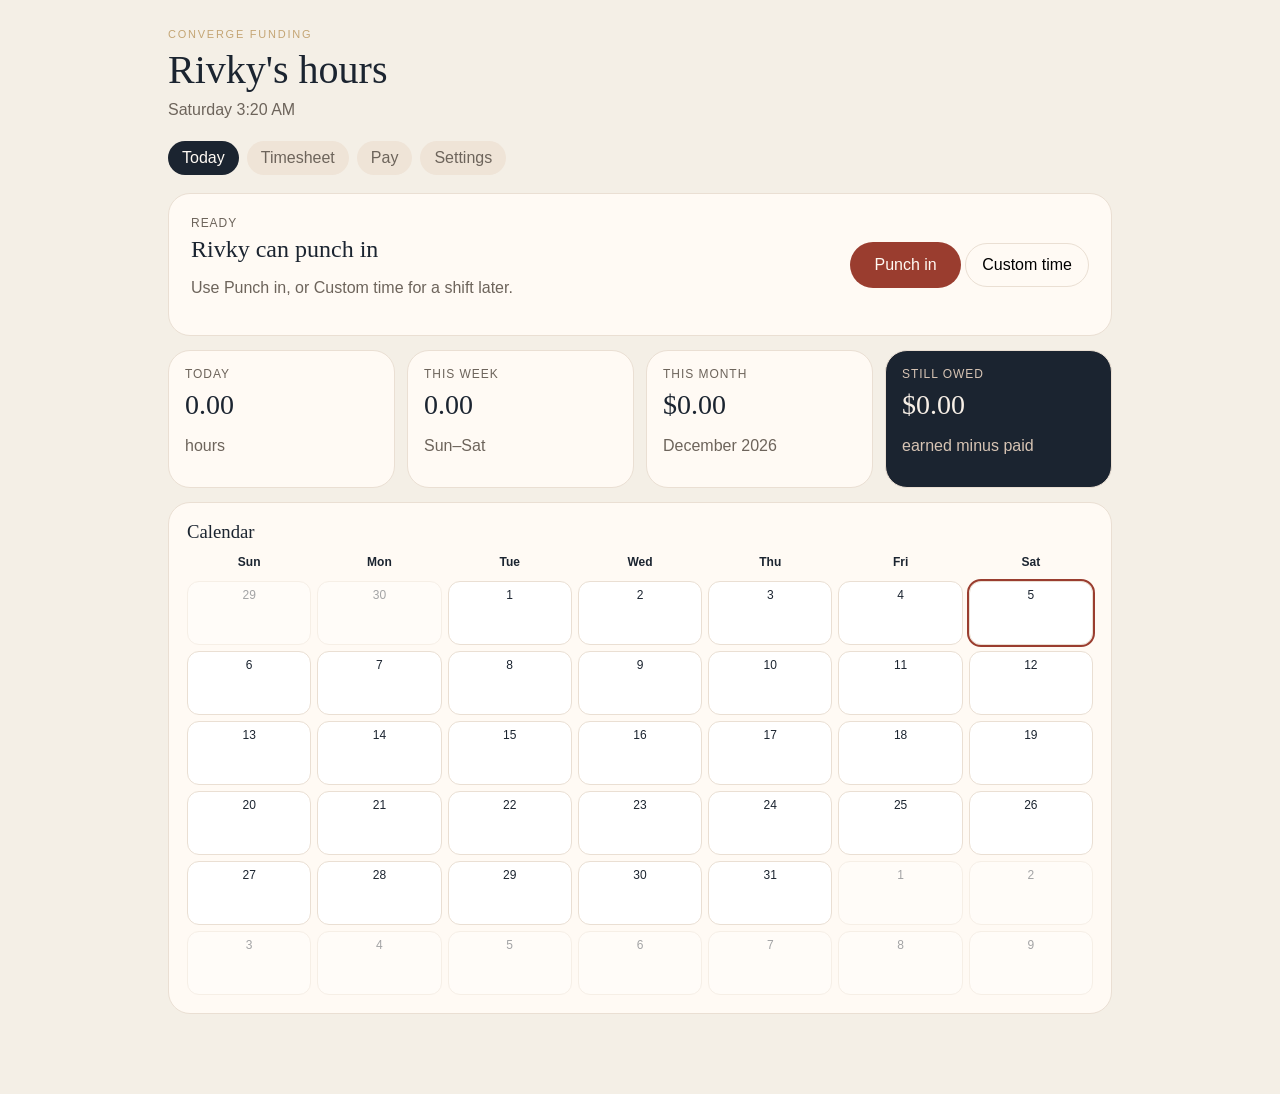
<file: index.html>
<!DOCTYPE html>
<html lang="en">
<head>
  <meta charset="UTF-8" />
  <meta name="viewport" content="width=device-width, initial-scale=1" />
  <title>Rivky — Converge Funding</title>
  <style>
    :root {
      --ink: #1b2430;
      --muted: #6d645b;
      --paper: #f4efe6;
      --card: #fffaf4;
      --line: #eadfd3;
      --rose: #9a3d2f;
      --ok: #3f6b4e;
      --gold: #c4a574;
      --serif: "Iowan Old Style", Palatino, "Times New Roman", serif;
      --sans: "Avenir Next", "Segoe UI", sans-serif;
    }
    * { box-sizing: border-box; }
    body { margin: 0; background: #f4efe6; color: var(--ink); font-family: var(--sans); }
    .shell { max-width: 980px; margin: 0 auto; padding: 28px 18px 80px; }
    .eyebrow { letter-spacing: .16em; text-transform: uppercase; font-size: 11px; color: var(--gold); margin: 0 0 6px; }
    h1 { font-family: var(--serif); font-weight: 500; font-size: 40px; margin: 0; }
    .sub { color: var(--muted); margin: 8px 0 22px; }
    .tabs { display: flex; gap: 8px; flex-wrap: wrap; margin-bottom: 18px; }
    .tab, button, .ghost { font: inherit; cursor: pointer; }
    .tab { border: 0; background: #efe4d7; color: var(--muted); padding: 8px 14px; border-radius: 999px; }
    .tab.on { background: var(--ink); color: #fffaf4; }
    .panel { display: none; }
    .panel.on { display: block; }
    .hero, .card, .box, .table-wrap { background: var(--card); border: 1px solid var(--line); border-radius: 22px; }
    .hero { padding: 22px; display: flex; justify-content: space-between; gap: 16px; flex-wrap: wrap; align-items: center; margin-bottom: 14px; }
    .hero h2 { font-family: var(--serif); font-weight: 500; margin: 6px 0; }
    .muted, .hint, .tiny, .label { color: var(--muted); }
    .punch { background: var(--rose); color: #fffaf4; border: 0; border-radius: 999px; padding: 14px 24px; }
    .punch.out { background: var(--ok); }
    .ghost { background: transparent; border: 1px solid var(--line); border-radius: 999px; padding: 12px 16px; }
    .cards { display: grid; grid-template-columns: repeat(4, 1fr); gap: 12px; margin: 14px 0; }
    .card { padding: 16px; }
    .card.accent { background: var(--ink); color: #f7efe6; }
    .card.accent .label, .card.accent .hint { color: #d7c4b4; }
    .label { margin: 0; font-size: 12px; letter-spacing: .08em; text-transform: uppercase; }
    .num { font-family: var(--serif); font-size: 28px; margin: 8px 0 4px; }
    table { width: 100%; border-collapse: collapse; }
    th, td { text-align: left; padding: 10px 12px; border-bottom: 1px solid var(--line); font-size: 14px; }
    .split { display: grid; grid-template-columns: 1fr 1fr; gap: 14px; }
    .box { padding: 18px; }
    label { display: flex; flex-direction: column; gap: 6px; font-size: 13px; color: var(--muted); margin-bottom: 10px; }
    input, select { font: inherit; border: 1px solid var(--line); border-radius: 12px; padding: 10px 12px; }
    .box button[type="submit"] { border: 0; background: var(--ink); color: #fffaf4; border-radius: 999px; padding: 10px 16px; }
    .list { list-style: none; padding: 0; }
    .list li { display: flex; justify-content: space-between; gap: 8px; padding: 8px 0; border-top: 1px solid var(--line); }
    .linkish { background: none; border: 0; color: var(--rose); cursor: pointer; font: inherit; }
    .cal { display: grid; grid-template-columns: repeat(7, 1fr); gap: 6px; margin-top: 12px; }
    .cal b, .day { text-align: center; font-size: 12px; }
    .day { border: 1px solid var(--line); border-radius: 12px; min-height: 64px; padding: 6px; background: #fff; }
    .day.off { opacity: .4; }
    .day.on { outline: 2px solid var(--rose); }
    #toast { position: fixed; bottom: 18px; left: 50%; transform: translateX(-50%); background: var(--ink); color: #fff; padding: 10px 16px; border-radius: 999px; }
    @media (max-width: 800px) { .cards, .split { grid-template-columns: 1fr 1fr; } h1 { font-size: 32px; } }
    @media (max-width: 560px) { .cards, .split { grid-template-columns: 1fr; } }
  </style>
</head>
<body>
  <div class="shell">
    <p class="eyebrow">Converge Funding</p>
    <h1 id="greeting">Rivky's hours</h1>
    <p class="sub" id="clockline">Punch in, hours, pay, bonuses, still owed.</p>
    <div class="tabs">
      <button class="tab on" data-tab="home">Today</button>
      <button class="tab" data-tab="log">Timesheet</button>
      <button class="tab" data-tab="money">Pay</button>
      <button class="tab" data-tab="settings">Settings</button>
    </div>
    <section id="panel-home" class="panel on">
      <div class="hero">
        <div>
          <p class="label" id="statusKicker">Ready</p>
          <h2 id="statusTitle">Punch in when she starts</h2>
          <p class="muted" id="statusDetail">Use Punch in, or Custom time for a shift later.</p>
        </div>
        <div>
          <button id="punchBtn" class="punch">Punch in</button>
          <button id="customBtn" class="ghost">Custom time</button>
        </div>
      </div>
      <div class="cards">
        <article class="card"><p class="label">Today</p><p class="num" id="todayHours">0.00</p><p class="hint">hours</p></article>
        <article class="card"><p class="label">This week</p><p class="num" id="weekHours">0.00</p><p class="hint" id="weekRange">Sun–Sat</p></article>
        <article class="card"><p class="label">This month</p><p class="num" id="monthPay">$0.00</p><p class="hint" id="monthLabel">earned</p></article>
        <article class="card accent"><p class="label">Still owed</p><p class="num" id="owed">$0.00</p><p class="hint">earned minus paid</p></article>
      </div>
      <div class="box">
        <h3 style="font-family:var(--serif);font-weight:500;margin:0 0 8px">Calendar</h3>
        <div class="cal" id="calHead"></div>
        <div class="cal" id="calDays"></div>
      </div>
    </section>
    <section id="panel-log" class="panel">
      <div class="table-wrap">
        <table>
          <thead><tr><th>In</th><th>Out</th><th>Hours</th><th>Note</th><th></th></tr></thead>
          <tbody id="shiftRows"></tbody>
        </table>
      </div>
    </section>
    <section id="panel-money" class="panel">
      <div class="cards">
        <article class="card"><p class="label">Week earned</p><p class="num" id="weekEarned">$0.00</p><p class="hint" id="weekPaidHint"></p></article>
        <article class="card"><p class="label">Month earned</p><p class="num" id="monthEarned">$0.00</p><p class="hint" id="monthPaidHint"></p></article>
        <article class="card accent"><p class="label">Owed</p><p class="num" id="owedBig">$0.00</p><p class="hint" id="allHint"></p></article>
      </div>
      <p><button id="takeOutBtn" class="punch">Take out what's owed</button></p>
      <div class="split">
        <form id="bonusForm" class="box">
          <h3>Bonus</h3>
          <label>Amount<input name="amount" type="number" step="0.01" required></label>
          <label>Date<input name="paid_on" type="date"></label>
          <label>Note<input name="note"></label>
          <button type="submit">Add bonus</button>
          <ul id="bonusList" class="list"></ul>
        </form>
        <form id="payForm" class="box">
          <h3>Money taken out</h3>
          <label>Amount<input name="amount" type="number" step="0.01" required></label>
          <label>Date<input name="paid_on" type="date"></label>
          <label>Note<input name="note"></label>
          <button type="submit">Record</button>
          <ul id="payList" class="list"></ul>
        </form>
      </div>
    </section>
    <section id="panel-settings" class="panel">
      <form id="settingsForm" class="box">
        <h3>Her setup</h3>
        <label>Name<input name="her_name"></label>
        <label>Hourly rate<input name="hourly_rate" type="number" step="0.01"></label>
        <label>Currency<input name="currency" maxlength="4"></label>
        <label>Overtime after<input name="overtime_after" type="number" step="0.5"></label>
        <label>Overtime multiplier<input name="overtime_multiplier" type="number" step="0.1"></label>
        <label>Week starts
          <select name="week_starts">
            <option value="0">Monday</option>
            <option value="6">Sunday</option>
          </select>
        </label>
        <button type="submit">Save settings</button>
      </form>
    </section>
  </div>
  <dialog id="customDialog">
    <form id="customForm">
      <h3>Custom punch</h3>
      <label>Date<input name="date" type="date" required></label>
      <label>Clock in<input name="clock_in" type="time" required></label>
      <label>Clock out<input name="clock_out" type="time"></label>
      <label>Note<input name="note"></label>
      <button type="submit" class="punch">Save shift</button>
      <button type="button" id="cancelCustom" class="ghost">Cancel</button>
    </form>
  </dialog>
  <p id="toast" hidden></p>
  <script>
    const KEY = "rivky-converge-hours-v1";
    const DEFAULTS = {
      settings: { her_name: "Rivky", hourly_rate: "30", currency: "$", overtime_after: "40", overtime_multiplier: "1.5", week_starts: "6" },
      shifts: [], bonuses: [], payments: []
    };
    const $ = (s) => document.querySelector(s);
    let db = load();
    function load() {
      try { return { ...DEFAULTS, ...JSON.parse(localStorage.getItem(KEY) || "{}"), settings: { ...DEFAULTS.settings, ...(JSON.parse(localStorage.getItem(KEY) || "{}").settings || {}) } }; }
      catch { return JSON.parse(JSON.stringify(DEFAULTS)); }
    }
    function save() { localStorage.setItem(KEY, JSON.stringify(db)); }
    function money(n) {
      const cur = db.settings.currency || "$";
      const sign = n < 0 ? "-" : "";
      return sign + cur + Math.abs(Number(n) || 0).toFixed(2);
    }
    function toast(msg) {
      const el = $("#toast"); el.hidden = false; el.textContent = msg;
      setTimeout(() => el.hidden = true, 2500);
    }
    function parseStamp(s) { return new Date(s.replace(" ", "T")); }
    function fmt(d) {
      const p = (n) => String(n).padStart(2, "0");
      return d.getFullYear() + "-" + p(d.getMonth()+1) + "-" + p(d.getDate()) + " " + p(d.getHours()) + ":" + p(d.getMinutes());
    }
    function hoursBetween(a, b) {
      let start = +a, end = +b;
      if (end < start) end += 86400000;
      return Math.max(0, (end - start) / 3600000);
    }
    function weekStart(day) {
      const ws = Number(db.settings.week_starts || 6);
      const d = new Date(day.getFullYear(), day.getMonth(), day.getDate());
      const wd = d.getDay();
      const delta = (ws === 6) ? wd : (wd + 6) % 7;
      d.setDate(d.getDate() - delta);
      return d;
    }
    function hoursIn(start, end, now) {
      let total = 0;
      for (const s of db.shifts) {
        const a = parseStamp(s.clock_in);
        const b = s.clock_out ? parseStamp(s.clock_out) : now;
        const os = Math.max(+a, +start);
        let oe = Math.min(+b < +a ? +b + 86400000 : +b, +end);
        if (oe > os) total += (oe - os) / 3600000;
      }
      return total;
    }
    function payFor(hours) {
      const rate = Number(db.settings.hourly_rate || 0);
      const after = Number(db.settings.overtime_after || 40);
      const mult = Number(db.settings.overtime_multiplier || 1.5);
      const reg = Math.min(hours, after);
      const ot = Math.max(0, hours - after);
      return { hours, ot, earned: reg * rate + ot * rate * mult };
    }
    function sumMoney(rows, start, end) {
      return rows.reduce((n, r) => {
        const t = new Date(r.paid_on + "T12:00:00");
        if (start && t < start) return n;
        if (end && t >= end) return n;
        return n + Number(r.amount || 0);
      }, 0);
    }
    function openShift() { return db.shifts.find(s => !s.clock_out) || null; }
    function summary() {
      const now = new Date();
      const today0 = new Date(now.getFullYear(), now.getMonth(), now.getDate());
      const ws = weekStart(now);
      const we = new Date(ws); we.setDate(we.getDate() + 7);
      const ms = new Date(now.getFullYear(), now.getMonth(), 1);
      const weekH = hoursIn(ws, we, now);
      const monthH = hoursIn(ms, new Date(now.getFullYear(), now.getMonth() + 1, 1), now);
      const allH = hoursIn(new Date(2000,0,1), new Date(now.getTime()+86400000), now);
      const week = payFor(weekH);
      const month = payFor(monthH);
      const all = payFor(allH);
      const bAll = sumMoney(db.bonuses);
      const pAll = sumMoney(db.payments);
      return { now, todayH: hoursIn(today0, new Date(+today0+86400000), now), week, month, all, weekStart: ws, weekEnd: we, monthStart: ms, bonuses: bAll, paid: pAll, owed: all.earned + bAll - pAll };
    }
    function render() {
      const s = summary();
      const name = (db.settings.her_name || "Rivky").trim();
      $("#greeting").textContent = name + "'s hours";
      $("#clockline").textContent = s.now.toLocaleString([], { weekday: "long", hour: "numeric", minute: "2-digit" });
      const open = openShift();
      if (open) {
        $("#statusKicker").textContent = "On the clock";
        $("#statusTitle").textContent = "In since " + open.clock_in.slice(11);
        $("#punchBtn").textContent = "Punch out";
        $("#punchBtn").classList.add("out");
      } else {
        $("#statusKicker").textContent = "Ready";
        $("#statusTitle").textContent = name + " can punch in";
        $("#punchBtn").textContent = "Punch in";
        $("#punchBtn").classList.remove("out");
      }
      $("#todayHours").textContent = s.todayH.toFixed(2);
      $("#weekHours").textContent = s.week.hours.toFixed(2);
      $("#owed").textContent = money(s.owed);
      $("#monthPay").textContent = money(s.month.earned);
      $("#monthLabel").textContent = s.monthStart.toLocaleString([], { month: "long", year: "numeric" });
      $("#weekEarned").textContent = money(s.week.earned);
      $("#monthEarned").textContent = money(s.month.earned);
      $("#owedBig").textContent = money(s.owed);
      $("#allHint").textContent = "earned " + money(s.all.earned + s.bonuses) + " · taken out " + money(s.paid);
      $("#shiftRows").innerHTML = db.shifts.slice().reverse().map((row) => {
        const hrs = hoursBetween(parseStamp(row.clock_in), row.clock_out ? parseStamp(row.clock_out) : s.now);
        return "<tr><td>" + row.clock_in + "</td><td>" + (row.clock_out || "on the clock") + "</td><td>" + hrs.toFixed(2) + "</td><td>" + (row.note || "") + "</td><td><button class=\"linkish\" data-del-shift=\"" + row.id + "\">delete</button></td></tr>";
      }).join("") || "<tr><td colspan=\"5\">No shifts yet.</td></tr>";
      $("#bonusList").innerHTML = db.bonuses.map(r => "<li><span>" + r.paid_on + " · " + money(r.amount) + " · " + (r.note || "bonus") + "</span><button class=\"linkish\" data-del-bonus=\"" + r.id + "\">delete</button></li>").join("") || "<li>None yet</li>";
      $("#payList").innerHTML = db.payments.map(r => "<li><span>" + r.paid_on + " · " + money(r.amount) + " · " + (r.note || "taken out") + "</span><button class=\"linkish\" data-del-pay=\"" + r.id + "\">delete</button></li>").join("") || "<li>None yet</li>";
      const form = $("#settingsForm");
      for (const k of Object.keys(db.settings)) if (form[k]) form[k].value = db.settings[k];
      drawCal(s.now);
    }
    function drawCal(now) {
      $("#calHead").innerHTML = ["Sun","Mon","Tue","Wed","Thu","Fri","Sat"].map(x => "<b>" + x + "</b>").join("");
      const first = new Date(now.getFullYear(), now.getMonth(), 1);
      const start = new Date(first);
      start.setDate(1 - first.getDay());
      let html = "";
      for (let i = 0; i < 42; i++) {
        const d = new Date(start); d.setDate(start.getDate() + i);
        const hrs = hoursIn(new Date(d.getFullYear(), d.getMonth(), d.getDate()), new Date(d.getFullYear(), d.getMonth(), d.getDate()+1), now);
        const on = d.toDateString() === now.toDateString();
        const off = d.getMonth() !== now.getMonth();
        html += "<div class=\"day" + (off ? " off" : "") + (on ? " on" : "") + "\">" + d.getDate() + (hrs > 0 ? "<div class=\"tiny\">" + hrs.toFixed(1) + "h</div>" : "") + "</div>";
      }
      $("#calDays").innerHTML = html;
    }
    document.querySelectorAll(".tab").forEach(btn => btn.onclick = () => {
      document.querySelectorAll(".tab").forEach(b => b.classList.toggle("on", b === btn));
      document.querySelectorAll(".panel").forEach(p => p.classList.toggle("on", p.id === "panel-" + btn.dataset.tab));
    });
    $("#punchBtn").onclick = () => {
      const open = openShift();
      if (open) open.clock_out = fmt(new Date());
      else db.shifts.push({ id: Date.now(), clock_in: fmt(new Date()), clock_out: null, note: "" });
      save(); render(); toast(open ? "Punched out." : "Punched in.");
    };
    $("#customBtn").onclick = () => {
      const d = new Date();
      const f = $("#customForm");
      f.date.value = d.toISOString().slice(0,10);
      f.clock_in.value = String(d.getHours()).padStart(2,"0") + ":" + String(d.getMinutes()).padStart(2,"0");
      $("#customDialog").showModal();
    };
    $("#cancelCustom").onclick = () => $("#customDialog").close();
    $("#customForm").onsubmit = (e) => {
      e.preventDefault();
      const f = e.target;
      db.shifts.push({ id: Date.now(), clock_in: f.date.value + " " + f.clock_in.value, clock_out: f.clock_out.value ? f.date.value + " " + f.clock_out.value : null, note: f.note.value });
      save(); render(); $("#customDialog").close(); toast("Custom shift saved.");
    };
    document.body.addEventListener("click", (e) => {
      const t = e.target;
      if (t.dataset.delShift) db.shifts = db.shifts.filter(s => String(s.id) !== t.dataset.delShift);
      if (t.dataset.delBonus) db.bonuses = db.bonuses.filter(s => String(s.id) !== t.dataset.delBonus);
      if (t.dataset.delPay) db.payments = db.payments.filter(s => String(s.id) !== t.dataset.delPay);
      if (t.dataset.delShift || t.dataset.delBonus || t.dataset.delPay) { save(); render(); }
    });
    $("#bonusForm").onsubmit = (e) => {
      e.preventDefault();
      const f = e.target;
      db.bonuses.unshift({ id: Date.now(), amount: f.amount.value, paid_on: f.paid_on.value || new Date().toISOString().slice(0,10), note: f.note.value });
      f.reset(); save(); render(); toast("Bonus added.");
    };
    $("#payForm").onsubmit = (e) => {
      e.preventDefault();
      const f = e.target;
      db.payments.unshift({ id: Date.now(), amount: f.amount.value, paid_on: f.paid_on.value || new Date().toISOString().slice(0,10), note: f.note.value });
      f.reset(); save(); render(); toast("Taken out.");
    };
    $("#takeOutBtn").onclick = () => {
      const s = summary();
      if (s.owed <= 0) return toast("Nothing owed.");
      db.payments.unshift({ id: Date.now(), amount: s.owed.toFixed(2), paid_on: new Date().toISOString().slice(0,10), note: "take out" });
      save(); render(); toast("Recorded take-out.");
    };
    $("#settingsForm").onsubmit = (e) => {
      e.preventDefault();
      db.settings = Object.fromEntries(new FormData(e.target).entries());
      save(); render(); toast("Settings saved.");
    };
    render();
  </script>
</body>
</html>
</file>
